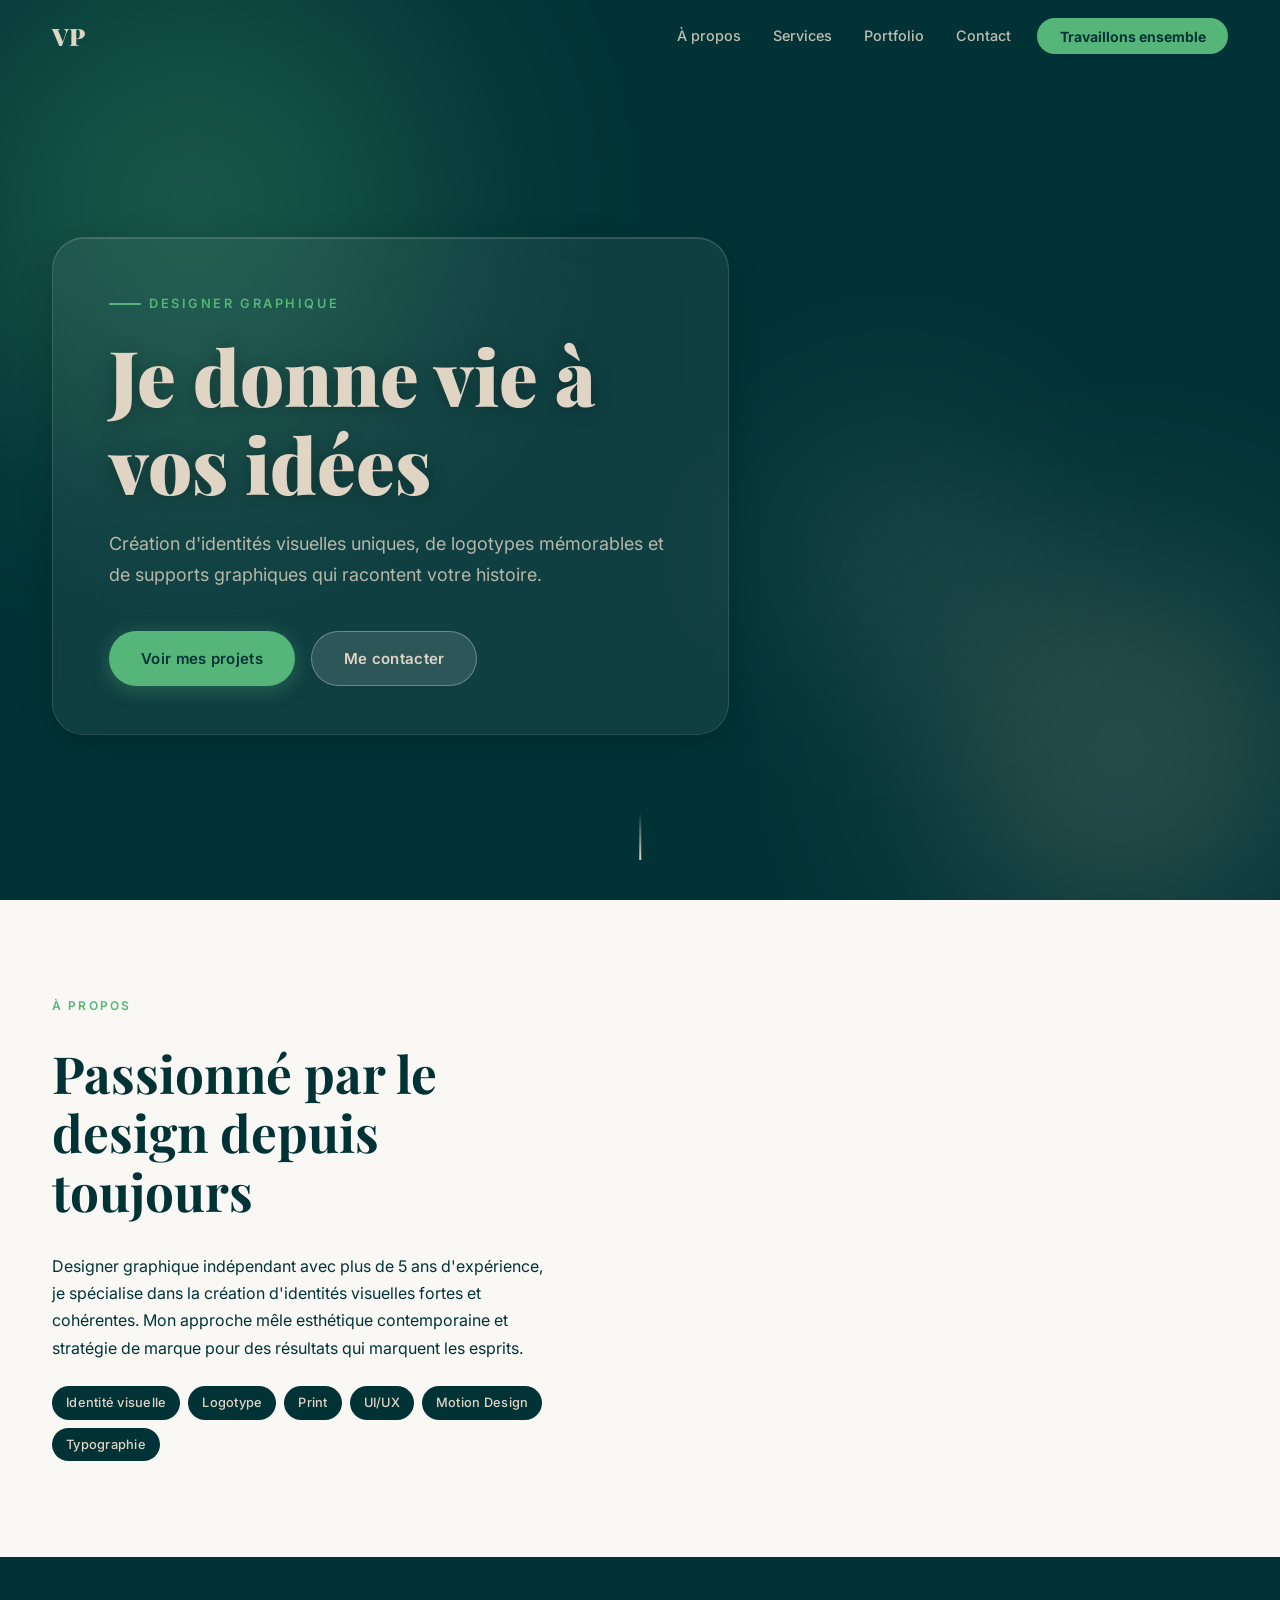
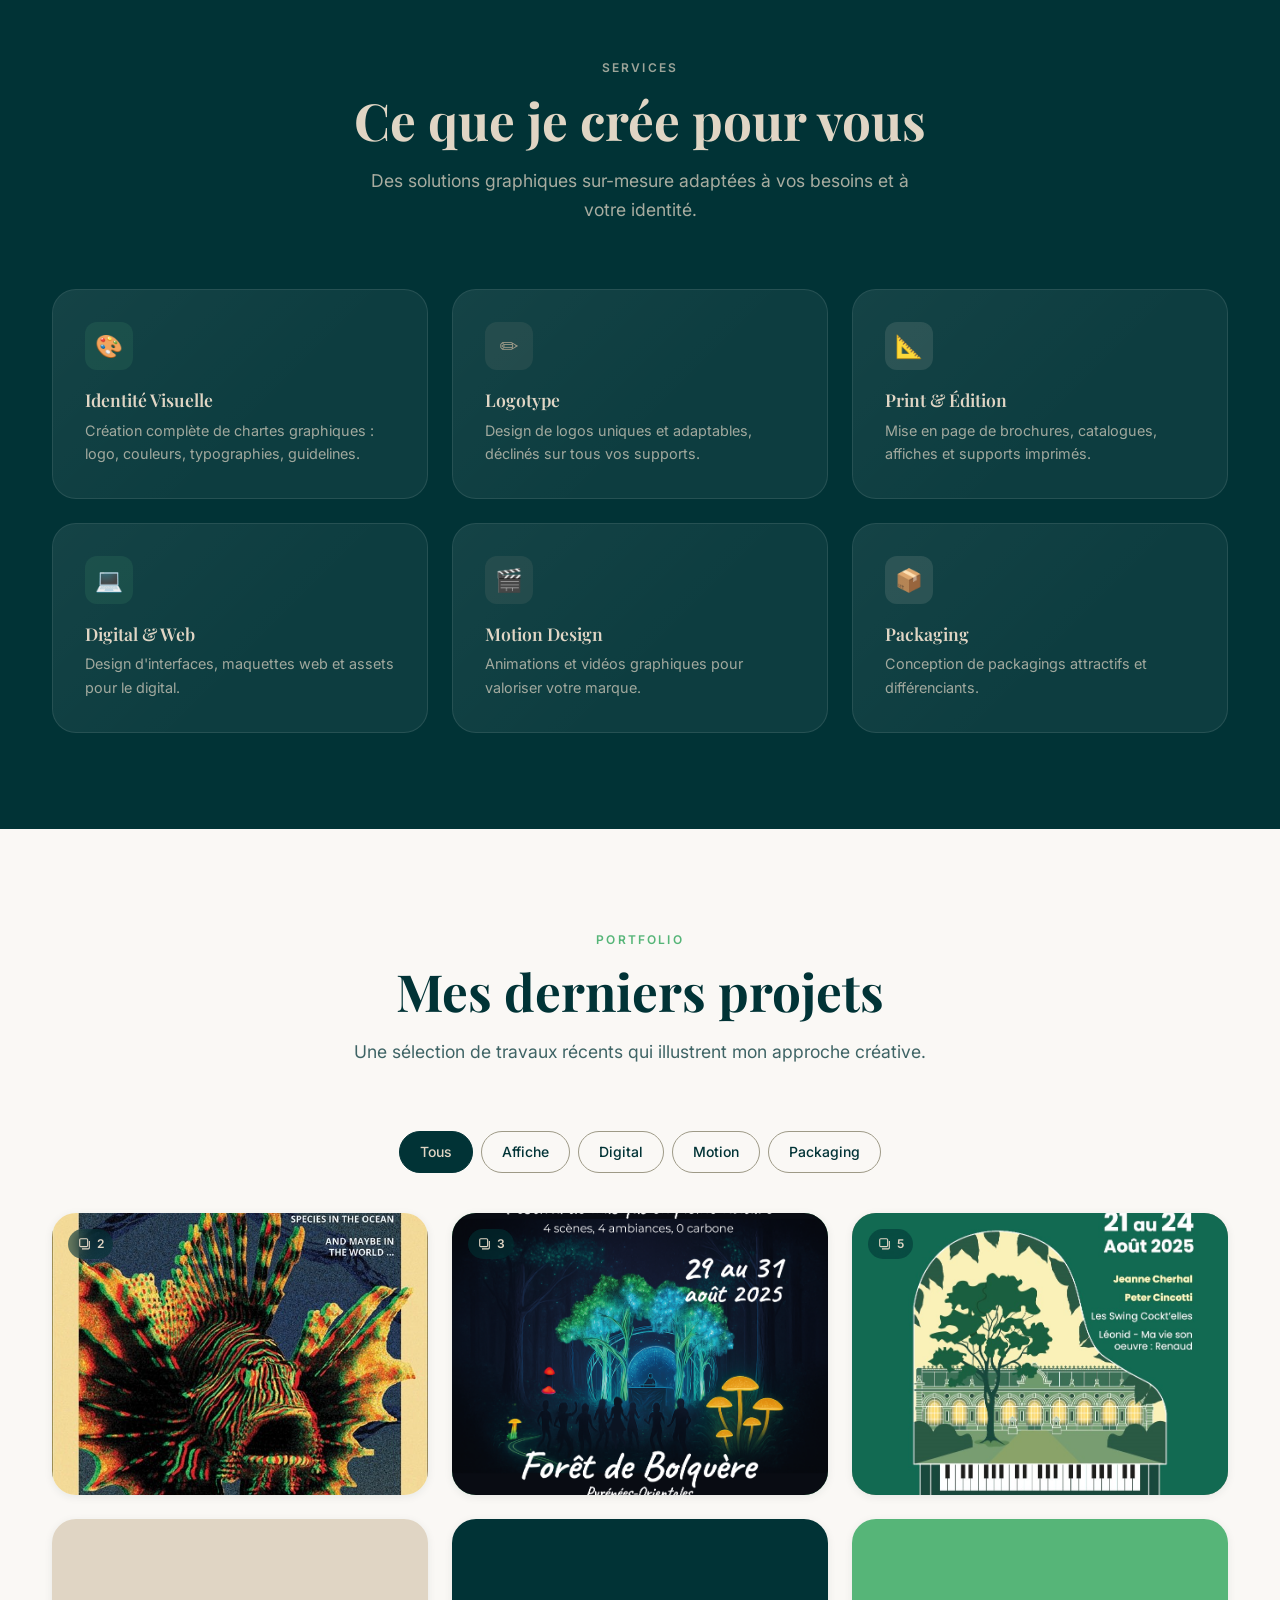
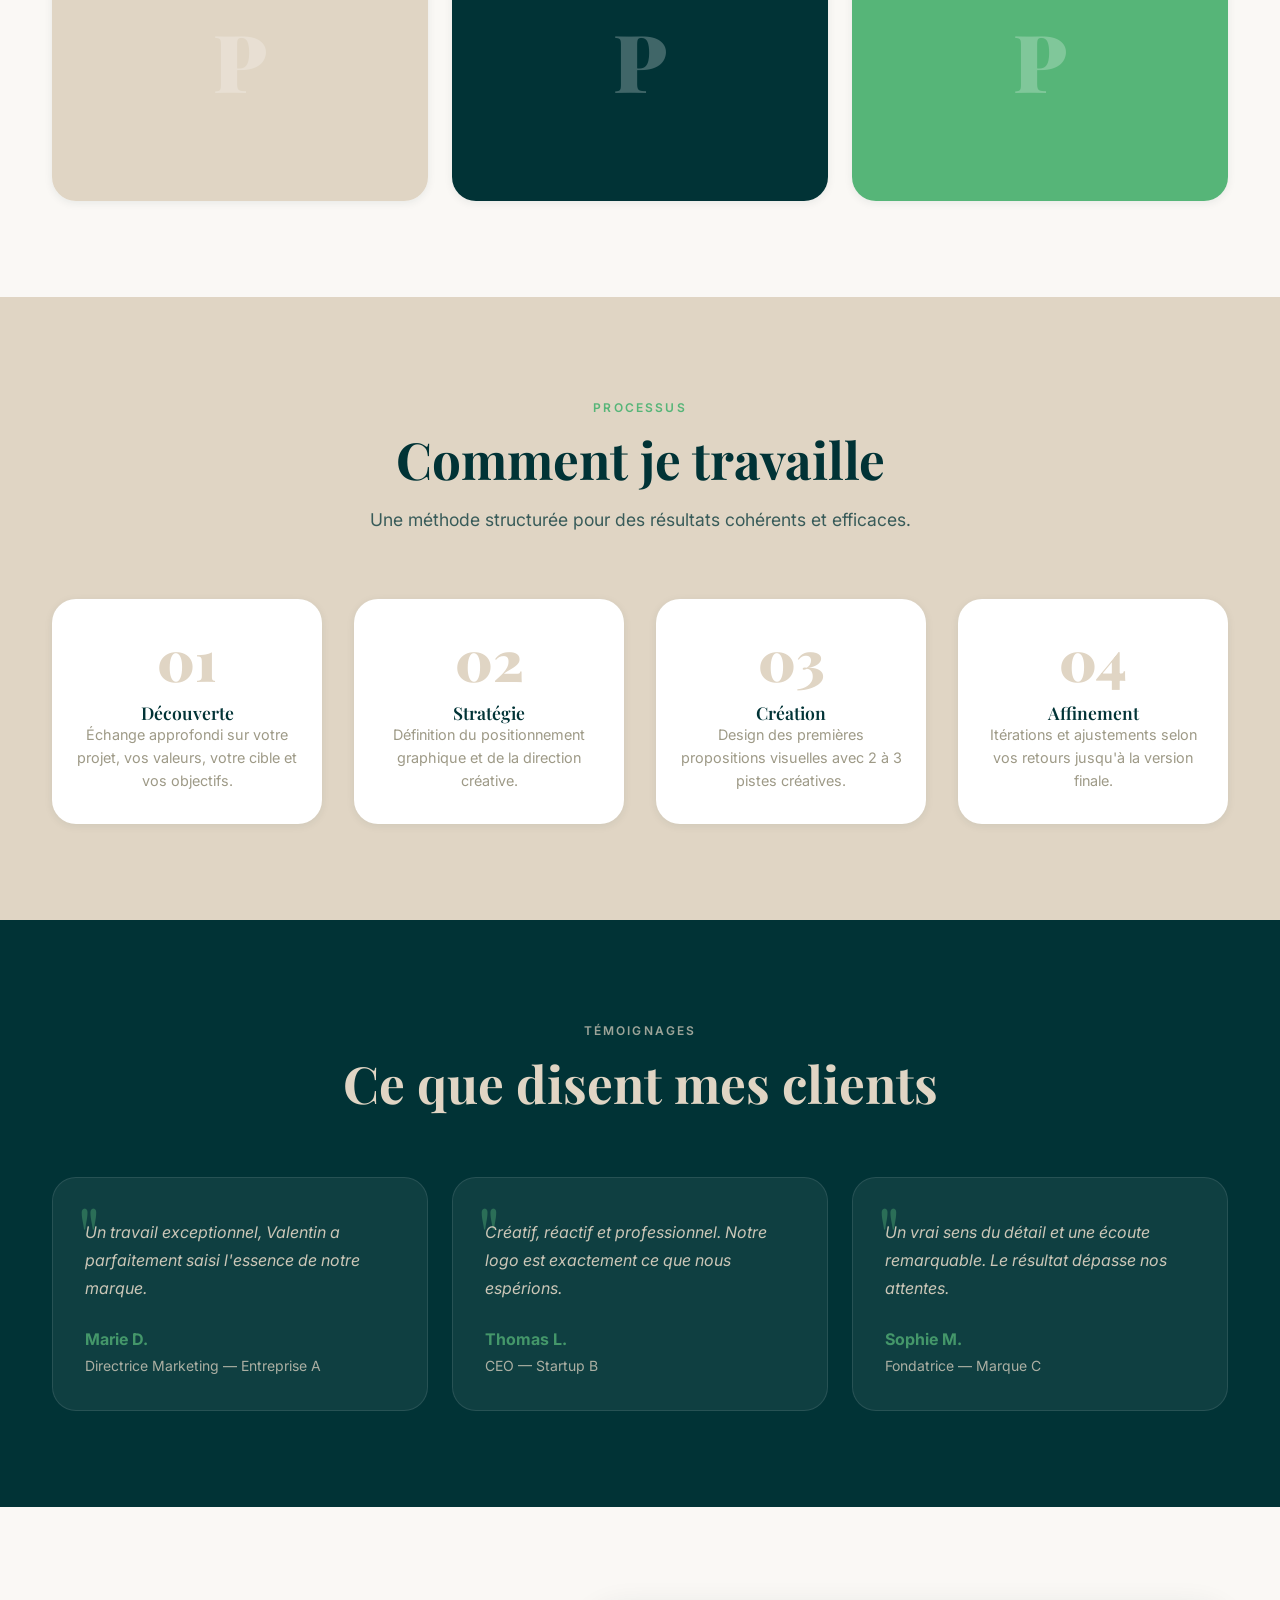
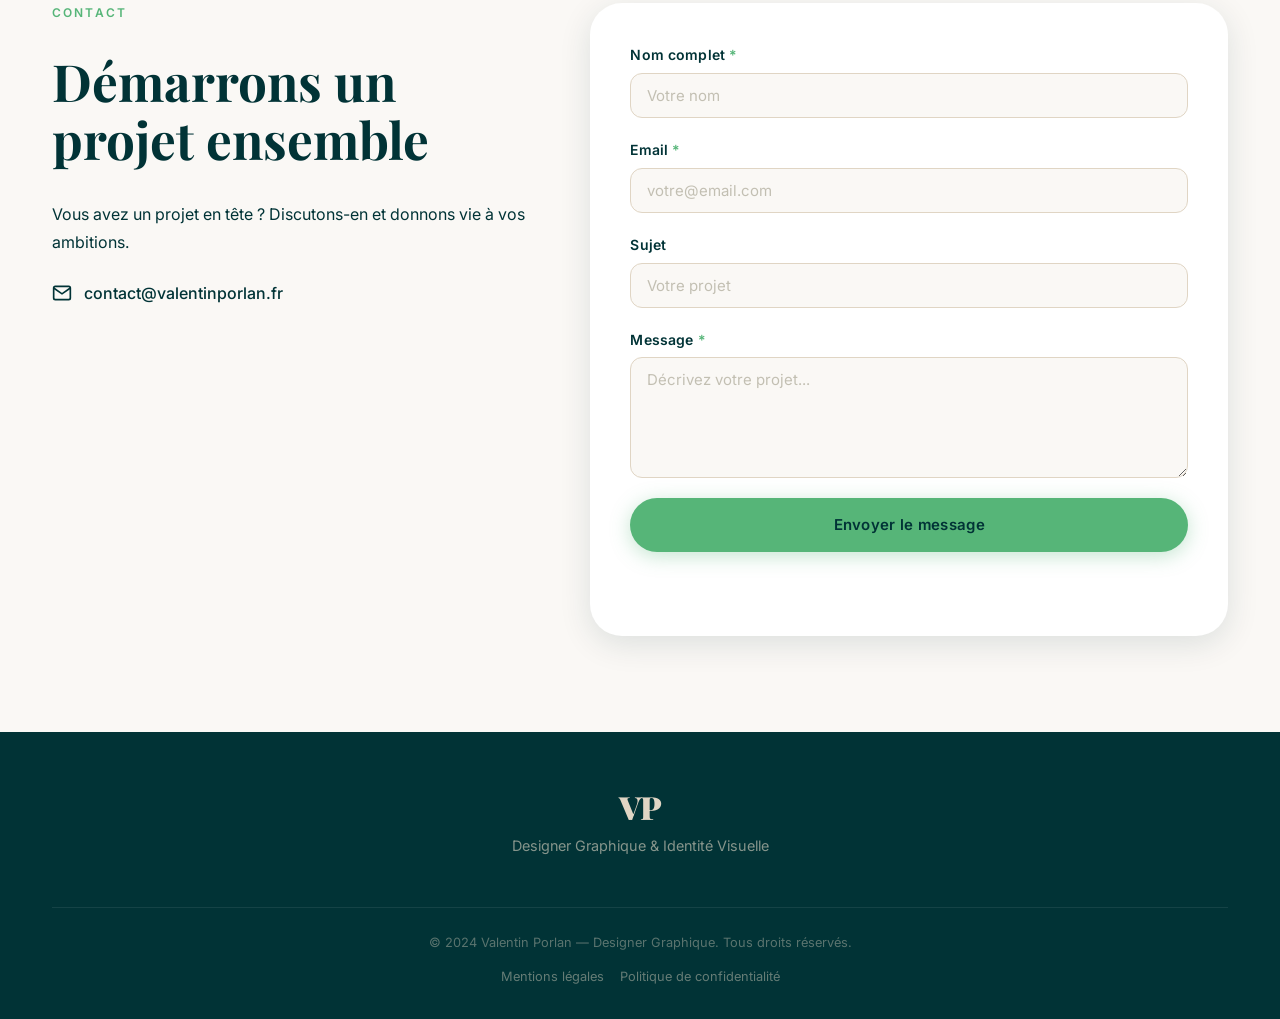
<file: index.html>
<!DOCTYPE html>
<html lang="fr" prefix="og: https://ogp.me/ns#">
<head>
  <meta charset="UTF-8">
  <meta name="viewport" content="width=device-width, initial-scale=1.0">
  <meta name="robots" content="index, follow">
  <title>Portfolio — Designer Graphique</title>
  <meta property="og:type" content="website">
  <meta name="twitter:card" content="summary_large_image">
  <link rel="preconnect" href="https://fonts.googleapis.com">
  <link rel="preconnect" href="https://fonts.gstatic.com" crossorigin>
  <style>
    :root {
      --color-primary:#013336;--color-secondary:#56b578;--color-accent:#9e9a87;
      --color-light:#e0d5c4;--color-text-dark:#013336;--color-text-light:#e0d5c4;
      --color-bg-body:#faf8f5;
      --font-heading:'Playfair Display',Georgia,serif;
      --font-body:'Inter',system-ui,sans-serif;
    }
  </style>
  <link rel="stylesheet" href="assets/css/style.css">
  <script type="application/ld+json">{"@context":"https://schema.org","@type":"Person","name":"Valentin Porlan","jobTitle":"Designer Graphique & Identité Visuelle"}</script>
</head>
<body itemscope itemtype="https://schema.org/WebPage">

<header class="site-header" id="top" role="banner">
  <nav class="nav-container" role="navigation" aria-label="Navigation principale">
    <a href="#top" class="nav-logo" id="navLogo" aria-label="Retour en haut"><span class="logo-text">VP</span></a>
    <button class="nav-toggle" aria-label="Ouvrir le menu" aria-expanded="false" aria-controls="nav-menu"><span></span><span></span><span></span></button>
    <ul class="nav-menu" id="nav-menu" role="list"></ul>
  </nav>
</header>

<main>
  <section class="hero"                  id="hero"          aria-label="Introduction"></section>
  <section class="section section-about" id="about"         aria-labelledby="about-title"></section>
  <section class="section section-services" id="services"   aria-labelledby="services-title"></section>
  <section class="section section-portfolio" id="portfolio" aria-labelledby="portfolio-title"></section>
  <section class="section section-process" id="process"     aria-labelledby="process-title"></section>
  <section class="section section-testimonials" id="testimonials" aria-labelledby="testimonials-title"></section>
  <section class="section section-contact" id="contact"     aria-labelledby="contact-title"></section>
</main>

<footer class="site-footer" id="site-footer" role="contentinfo"></footer>

<button class="back-to-top" id="backToTop" aria-label="Retour en haut de page">
  <svg xmlns="http://www.w3.org/2000/svg" viewBox="0 0 24 24" fill="none" stroke="currentColor" stroke-width="2" aria-hidden="true"><polyline points="18 15 12 9 6 15"/></svg>
</button>

<script src="assets/js/config.js"></script>
<script src="assets/js/main.js"></script>
</body>
</html>
</file>
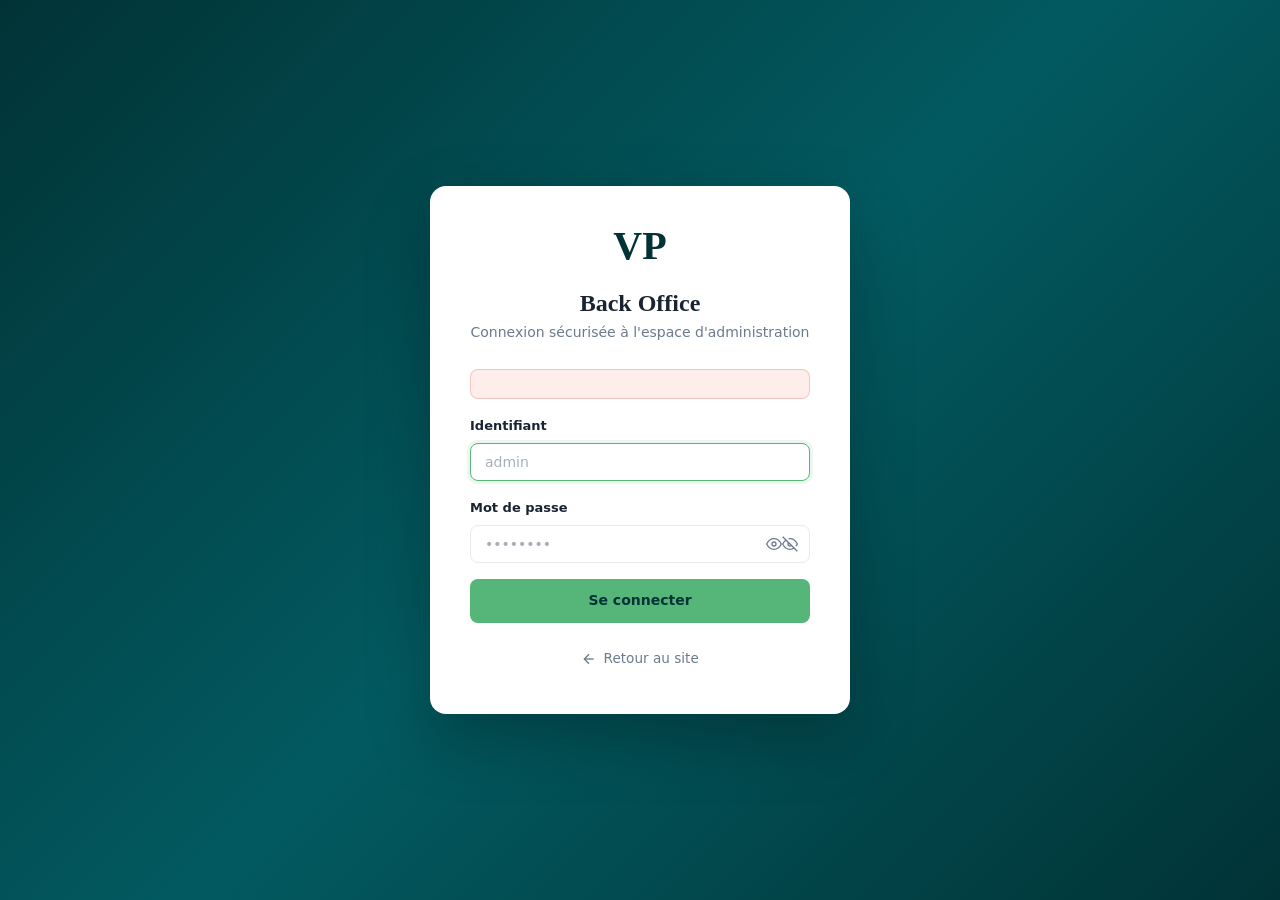
<file: admin/index.html>
<!DOCTYPE html>
<html lang="fr">
<head>
  <meta charset="UTF-8">
  <meta name="viewport" content="width=device-width, initial-scale=1.0">
  <title>Connexion — Back Office</title>
  <meta name="robots" content="noindex, nofollow">
  <link rel="stylesheet" href="../assets/css/style.css">
  <link rel="stylesheet" href="admin.css">
</head>
<body class="admin-login-page">
<main class="login-wrapper">
  <div class="login-card">
    <div class="login-logo"><span class="admin-logo-text" id="loginLogoText">VP</span></div>
    <h1 class="login-title">Back Office</h1>
    <p class="login-subtitle">Connexion sécurisée à l'espace d'administration</p>
    <div class="admin-alert admin-alert-error" id="loginError" hidden role="alert"></div>
    <form class="login-form" id="loginForm" novalidate>
      <div class="admin-form-group">
        <label for="username" class="admin-label">Identifiant</label>
        <input type="text" id="username" class="admin-input" required autocomplete="username" placeholder="admin" autofocus>
      </div>
      <div class="admin-form-group">
        <label for="password" class="admin-label">Mot de passe</label>
        <div class="password-wrap">
          <input type="password" id="password" class="admin-input" required autocomplete="current-password" placeholder="••••••••">
          <button type="button" class="toggle-pwd" id="togglePwd" aria-label="Afficher le mot de passe">
            <svg class="eye-show" xmlns="http://www.w3.org/2000/svg" viewBox="0 0 24 24" fill="none" stroke="currentColor" stroke-width="2"><path d="M1 12s4-8 11-8 11 8 11 8-4 8-11 8-11-8-11-8z"/><circle cx="12" cy="12" r="3"/></svg>
            <svg class="eye-hide" hidden xmlns="http://www.w3.org/2000/svg" viewBox="0 0 24 24" fill="none" stroke="currentColor" stroke-width="2"><path d="M17.94 17.94A10.07 10.07 0 0 1 12 20c-7 0-11-8-11-8a18.45 18.45 0 0 1 5.06-5.94M9.9 4.24A9.12 9.12 0 0 1 12 4c7 0 11 8 11 8a18.5 18.5 0 0 1-2.16 3.19m-6.72-1.07a3 3 0 1 1-4.24-4.24"/><line x1="1" y1="1" x2="23" y2="23"/></svg>
          </button>
        </div>
      </div>
      <button type="submit" class="admin-btn admin-btn-primary admin-btn-full">Se connecter</button>
    </form>
    <a href="../" class="login-back-link">
      <svg xmlns="http://www.w3.org/2000/svg" viewBox="0 0 24 24" fill="none" stroke="currentColor" stroke-width="2"><line x1="19" y1="12" x2="5" y2="12"/><polyline points="12 19 5 12 12 5"/></svg>
      Retour au site
    </a>
  </div>
</main>
<script>
/* ---- Auth helpers ---- */
const DEFAULT_PWD = 'Admin2024!';
const DEFAULT_USER = 'admin';

async function sha256(msg) {
  const buf  = await crypto.subtle.digest('SHA-256', new TextEncoder().encode(msg));
  return Array.from(new Uint8Array(buf)).map(b => b.toString(16).padStart(2,'0')).join('');
}

async function initAuth() {
  if (!localStorage.getItem('vp_auth')) {
    const hash = await sha256(DEFAULT_PWD);
    localStorage.setItem('vp_auth', JSON.stringify({ username: DEFAULT_USER, hash }));
  }
}

async function checkLogin(user, pwd) {
  const stored = JSON.parse(localStorage.getItem('vp_auth') || '{}');
  const hash   = await sha256(pwd);
  return user === (stored.username || DEFAULT_USER) && hash === stored.hash;
}

/* ---- Apply theme from config ---- */
(function() {
  try {
    const cfg = JSON.parse(localStorage.getItem('vp_config') || '{}');
    const c   = cfg.colors || {};
    const r   = document.documentElement.style;
    if (c.primary)   r.setProperty('--color-primary',   c.primary);
    if (c.secondary) r.setProperty('--color-secondary', c.secondary);
    if (c.light)     r.setProperty('--color-light',     c.light);
    const lt = cfg.site?.logo_text;
    if (lt) document.getElementById('loginLogoText').textContent = lt;
  } catch(e) {}
})();

/* ---- Init & form handler ---- */
initAuth();

document.getElementById('togglePwd').addEventListener('click', () => {
  const inp  = document.getElementById('password');
  const show = inp.type === 'password';
  inp.type   = show ? 'text' : 'password';
  document.querySelector('.eye-show').hidden = show;
  document.querySelector('.eye-hide').hidden = !show;
});

document.getElementById('loginForm').addEventListener('submit', async (e) => {
  e.preventDefault();
  const user = document.getElementById('username').value.trim();
  const pwd  = document.getElementById('password').value;
  const ok   = await checkLogin(user, pwd);
  if (ok) {
    sessionStorage.setItem('vp_admin_session', '1');
    location.href = 'dashboard.html';
  } else {
    const err = document.getElementById('loginError');
    err.textContent = 'Identifiants incorrects.';
    err.hidden = false;
  }
});

/* Auto-redirect if already logged in */
if (sessionStorage.getItem('vp_admin_session') === '1') location.href = 'dashboard.html';
</script>
</body>
</html>
</file>
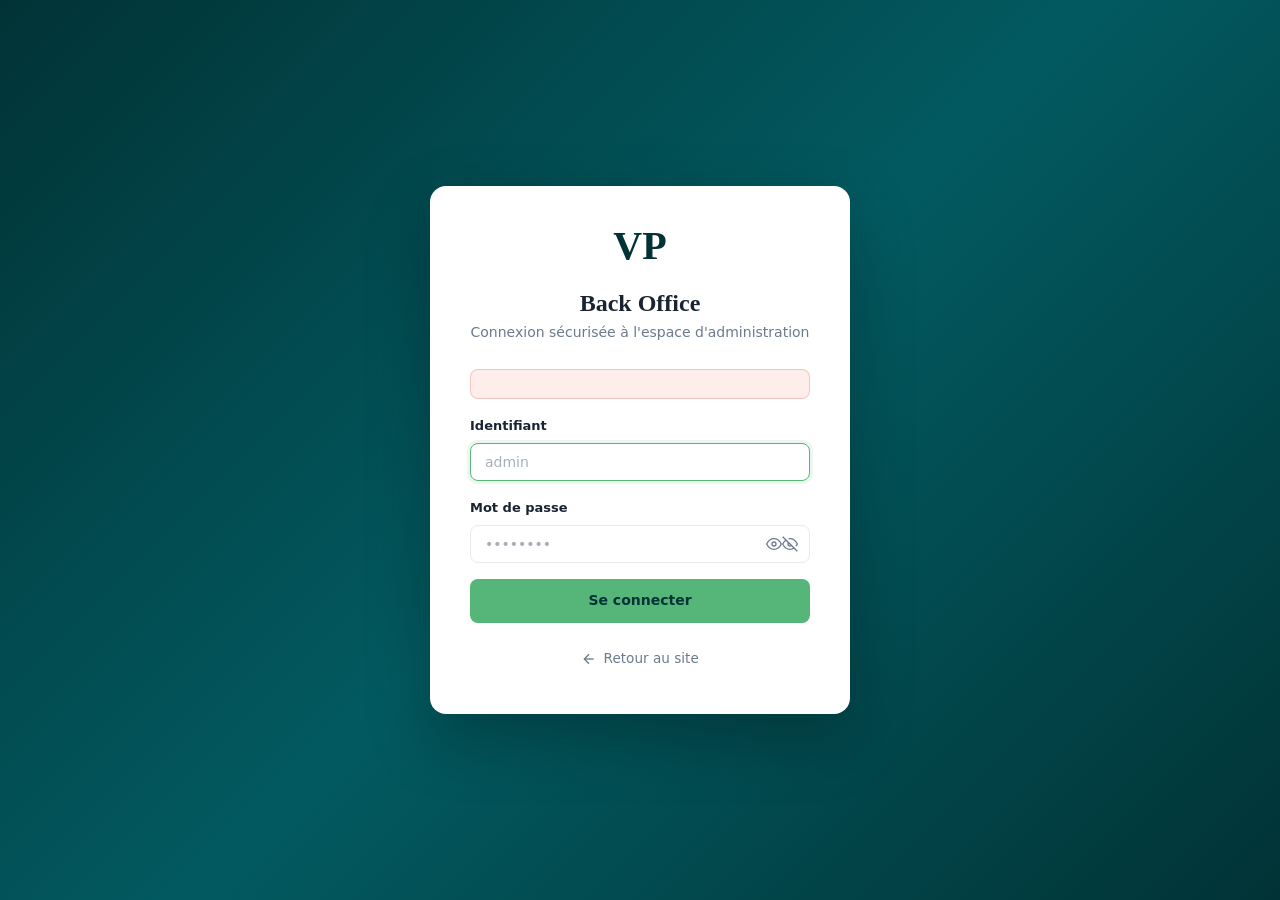
<file: admin/dashboard.html>
<!DOCTYPE html>
<html lang="fr">
<head>
  <meta charset="UTF-8">
  <meta name="viewport" content="width=device-width, initial-scale=1.0">
  <title>Back Office — Dashboard</title>
  <meta name="robots" content="noindex, nofollow">
  <link rel="stylesheet" href="../assets/css/style.css">
  <link rel="stylesheet" href="admin.css">
</head>
<body class="admin-body">

<aside class="admin-sidebar" id="adminSidebar">
  <div class="sidebar-header">
    <span class="admin-logo-text" id="sidebarLogo">VP</span>
    <span class="sidebar-title">Back Office</span>
    <button class="sidebar-close" id="sidebarClose" aria-label="Fermer">×</button>
  </div>
  <nav class="sidebar-nav">
    <a href="#" class="sidebar-link active" data-tab="general"><svg xmlns="http://www.w3.org/2000/svg" viewBox="0 0 24 24" fill="none" stroke="currentColor" stroke-width="2"><circle cx="12" cy="12" r="3"/><path d="M19.07 4.93a10 10 0 0 1 0 14.14M4.93 4.93a10 10 0 0 0 0 14.14"/></svg>Général</a>
    <a href="#" class="sidebar-link" data-tab="appearance"><svg xmlns="http://www.w3.org/2000/svg" viewBox="0 0 24 24" fill="none" stroke="currentColor" stroke-width="2"><circle cx="12" cy="12" r="10"/><path d="M12 2a14.5 14.5 0 0 0 0 20 14.5 14.5 0 0 0 0-20"/></svg>Apparence</a>
    <a href="#" class="sidebar-link" data-tab="content"><svg xmlns="http://www.w3.org/2000/svg" viewBox="0 0 24 24" fill="none" stroke="currentColor" stroke-width="2"><path d="M14 2H6a2 2 0 0 0-2 2v16a2 2 0 0 0 2 2h12a2 2 0 0 0 2-2V8z"/><polyline points="14 2 14 8 20 8"/><line x1="16" y1="13" x2="8" y2="13"/><line x1="16" y1="17" x2="8" y2="17"/></svg>Contenu</a>
    <a href="#" class="sidebar-link" data-tab="seo"><svg xmlns="http://www.w3.org/2000/svg" viewBox="0 0 24 24" fill="none" stroke="currentColor" stroke-width="2"><circle cx="11" cy="11" r="8"/><line x1="21" y1="21" x2="16.65" y2="16.65"/></svg>SEO</a>
    <a href="#" class="sidebar-link" data-tab="emailjs"><svg xmlns="http://www.w3.org/2000/svg" viewBox="0 0 24 24" fill="none" stroke="currentColor" stroke-width="2"><path d="M4 4h16c1.1 0 2 .9 2 2v12c0 1.1-.9 2-2 2H4c-1.1 0-2-.9-2-2V6c0-1.1.9-2 2-2z"/><polyline points="22,6 12,13 2,6"/></svg>EmailJS</a>
    <a href="#" class="sidebar-link" data-tab="tracking"><svg xmlns="http://www.w3.org/2000/svg" viewBox="0 0 24 24" fill="none" stroke="currentColor" stroke-width="2"><polyline points="22 12 18 12 15 21 9 3 6 12 2 12"/></svg>Tracking</a>
    <a href="#" class="sidebar-link" data-tab="cookies"><svg xmlns="http://www.w3.org/2000/svg" viewBox="0 0 24 24" fill="none" stroke="currentColor" stroke-width="2"><path d="M12 2a10 10 0 1 0 10 10c0-.55-.05-1.1-.14-1.63a3 3 0 0 1-3.23-3.23A3 3 0 0 1 15 4.14 10 10 0 0 0 12 2z"/></svg>Cookies</a>
    <a href="#" class="sidebar-link" data-tab="security"><svg xmlns="http://www.w3.org/2000/svg" viewBox="0 0 24 24" fill="none" stroke="currentColor" stroke-width="2"><rect x="3" y="11" width="18" height="11" rx="2"/><path d="M7 11V7a5 5 0 0 1 10 0v4"/></svg>Sécurité</a>
    <hr class="sidebar-divider">
    <a href="../" target="_blank" class="sidebar-link"><svg xmlns="http://www.w3.org/2000/svg" viewBox="0 0 24 24" fill="none" stroke="currentColor" stroke-width="2"><path d="M18 13v6a2 2 0 0 1-2 2H5a2 2 0 0 1-2-2V8a2 2 0 0 1 2-2h6"/><polyline points="15 3 21 3 21 9"/><line x1="10" y1="14" x2="21" y2="3"/></svg>Voir le site</a>
    <button class="sidebar-link sidebar-logout" id="logoutBtn"><svg xmlns="http://www.w3.org/2000/svg" viewBox="0 0 24 24" fill="none" stroke="currentColor" stroke-width="2"><path d="M9 21H5a2 2 0 0 1-2-2V5a2 2 0 0 1 2-2h4"/><polyline points="16 17 21 12 16 7"/><line x1="21" y1="12" x2="9" y2="12"/></svg>Déconnexion</button>
  </nav>
</aside>

<div class="admin-main">
  <header class="admin-topbar">
    <button class="topbar-menu-toggle" id="sidebarToggle" aria-label="Menu"><svg xmlns="http://www.w3.org/2000/svg" viewBox="0 0 24 24" fill="none" stroke="currentColor" stroke-width="2"><line x1="3" y1="12" x2="21" y2="12"/><line x1="3" y1="6" x2="21" y2="6"/><line x1="3" y1="18" x2="21" y2="18"/></svg></button>
    <h1 class="topbar-title" id="pageTitle">Général</h1>
    <div class="topbar-actions">
      <span class="save-status" id="saveStatus" aria-live="polite"></span>
      <button class="admin-btn admin-btn-primary" id="saveBtn">
        <svg xmlns="http://www.w3.org/2000/svg" viewBox="0 0 24 24" fill="none" stroke="currentColor" stroke-width="2"><path d="M19 21H5a2 2 0 0 1-2-2V5a2 2 0 0 1 2-2h11l5 5v11a2 2 0 0 1-2 2z"/><polyline points="17 21 17 13 7 13 7 21"/><polyline points="7 3 7 8 15 8"/></svg>
        Sauvegarder
      </button>
    </div>
  </header>

  <div class="admin-content">

    <!-- Export/Import bar -->
    <div class="io-bar">
      <span>Stockage : localStorage du navigateur</span>
      <button class="admin-btn admin-btn-outline admin-btn-sm" id="exportBtn">⬇ Exporter JSON</button>
      <label class="admin-btn admin-btn-outline admin-btn-sm" for="importFile">⬆ Importer JSON<input type="file" id="importFile" accept=".json" hidden></label>
      <button class="admin-btn admin-btn-sm" style="background:#e74c3c;color:white" id="resetBtn">⚠ Réinitialiser</button>
    </div>

    <!-- GÉNÉRAL -->
    <section class="admin-tab active" id="tab-general">
      <div class="admin-section">
        <h2 class="admin-section-title">Identité du site</h2>
        <div class="admin-grid-2">
          <div class="admin-form-group"><label class="admin-label">Nom</label><input type="text" class="admin-input" data-cfg="site.name" placeholder="Valentin Porlan"></div>
          <div class="admin-form-group"><label class="admin-label">Accroche</label><input type="text" class="admin-input" data-cfg="site.tagline" placeholder="Designer Graphique"></div>
          <div class="admin-form-group"><label class="admin-label">Initiales / Logo texte</label><input type="text" class="admin-input" data-cfg="site.logo_text" placeholder="VP" maxlength="4"></div>
          <div class="admin-form-group"><label class="admin-label">URL du site</label><input type="url" class="admin-input" data-cfg="site.url" placeholder="https://votresite.fr"></div>
          <div class="admin-form-group admin-col-2"><label class="admin-label">Description</label><textarea class="admin-input admin-textarea" data-cfg="site.description" rows="3"></textarea></div>
          <div class="admin-form-group admin-col-2"><label class="admin-label">Mots-clés</label><input type="text" class="admin-input" data-cfg="site.keywords" placeholder="design graphique, logo..."></div>
          <div class="admin-form-group"><label class="admin-label">Logo (URL)</label><input type="text" class="admin-input" data-cfg="site.logo" placeholder="uploads/logo.png"></div>
          <div class="admin-form-group"><label class="admin-label">Favicon (URL)</label><input type="text" class="admin-input" data-cfg="site.favicon" placeholder="favicon.ico"></div>
        </div>
      </div>
      <div class="admin-section">
        <h2 class="admin-section-title">Réseaux sociaux</h2>
        <div class="admin-grid-2">
          <div class="admin-form-group"><label class="admin-label">Instagram</label><input type="url" class="admin-input" data-cfg="social.instagram" placeholder="https://instagram.com/..."></div>
          <div class="admin-form-group"><label class="admin-label">Behance</label><input type="url" class="admin-input" data-cfg="social.behance" placeholder="https://behance.net/..."></div>
          <div class="admin-form-group"><label class="admin-label">LinkedIn</label><input type="url" class="admin-input" data-cfg="social.linkedin" placeholder="https://linkedin.com/..."></div>
          <div class="admin-form-group"><label class="admin-label">Dribbble</label><input type="url" class="admin-input" data-cfg="social.dribbble" placeholder="https://dribbble.com/..."></div>
          <div class="admin-form-group"><label class="admin-label">X / Twitter</label><input type="url" class="admin-input" data-cfg="social.twitter" placeholder="https://x.com/..."></div>
        </div>
      </div>
      <div class="admin-section">
        <h2 class="admin-section-title">Navigation</h2>
        <div id="navList" class="admin-list"></div>
        <button class="admin-btn admin-btn-outline admin-btn-sm" id="addNavItem">+ Ajouter</button>
      </div>
    </section>

    <!-- APPARENCE -->
    <section class="admin-tab" id="tab-appearance">
      <div class="admin-section">
        <h2 class="admin-section-title">Couleurs</h2>
        <div class="admin-grid-3" id="colorFields"></div>
        <div class="color-preview-bar" id="colorPreviewBar"></div>
      </div>
      <div class="admin-section">
        <h2 class="admin-section-title">Typographie</h2>
        <p class="admin-hint" style="margin-bottom:.75rem">Saisissez le nom exact de la Google Font. <a href="https://fonts.google.com" target="_blank" rel="noopener noreferrer" class="admin-link">Parcourir →</a></p>
        <div class="admin-grid-2">
          <div class="admin-form-group"><label class="admin-label">Police des titres</label><input type="text" class="admin-input" id="fontHeading" data-cfg="fonts.heading" placeholder="Playfair Display"></div>
          <div class="admin-form-group"><label class="admin-label">Police du corps</label><input type="text" class="admin-input" id="fontBody" data-cfg="fonts.body" placeholder="Inter"></div>
          <div class="admin-form-group"><label class="admin-label">Graisse titres</label><select class="admin-input" data-cfg="fonts.heading_weight"><option>400</option><option>600</option><option selected>700</option><option>800</option><option>900</option></select></div>
          <div class="admin-form-group"><label class="admin-label">Graisse corps</label><select class="admin-input" data-cfg="fonts.body_weight"><option>300</option><option selected>400</option><option>500</option><option>600</option></select></div>
        </div>
        <div class="font-preview" id="fontPreview">
          <span id="fpHeading" style="font-size:2rem;font-weight:700">Aa — Titre exemple</span>
          <span id="fpBody" style="font-size:1rem">Corps de texte — Lorem ipsum dolor sit amet, consectetur adipiscing elit.</span>
        </div>
      </div>
    </section>

    <!-- CONTENU -->
    <section class="admin-tab" id="tab-content">
      <div class="sub-tabs" id="contentSubTabs"></div>
      <div id="contentSubPanels"></div>
    </section>

    <!-- SEO -->
    <section class="admin-tab" id="tab-seo">
      <div class="admin-section">
        <h2 class="admin-section-title">SEO & Open Graph</h2>
        <div class="admin-grid-2">
          <div class="admin-form-group"><label class="admin-label">URL canonique</label><input type="url" class="admin-input" data-cfg="seo.canonical" placeholder="https://votresite.fr/"></div>
          <div class="admin-form-group"><label class="admin-label">Type Schema.org</label><select class="admin-input" data-cfg="seo.schema_type"><option>Person</option><option>Organization</option><option>LocalBusiness</option></select></div>
          <div class="admin-form-group"><label class="admin-label">Image OG (URL)</label><input type="text" class="admin-input" data-cfg="seo.og_image" placeholder="og-image.jpg"><p class="admin-hint">1200×630px recommandé</p></div>
          <div class="admin-form-group"><label class="admin-label">Twitter Card</label><select class="admin-input" data-cfg="seo.twitter_card"><option value="summary_large_image">summary_large_image</option><option value="summary">summary</option></select></div>
          <div class="admin-form-group"><label class="admin-label">Compte Twitter/X (@)</label><input type="text" class="admin-input" data-cfg="seo.twitter_site" placeholder="@votrecompte"></div>
          <div class="admin-form-group"><label class="admin-label">Robots</label><select class="admin-input" data-cfg="seo.robots"><option value="index, follow">index, follow</option><option value="noindex, nofollow">noindex, nofollow</option></select></div>
        </div>
      </div>
    </section>

    <!-- EMAILJS -->
    <section class="admin-tab" id="tab-emailjs">
      <div class="admin-section">
        <h2 class="admin-section-title">EmailJS</h2>
        <div class="admin-alert admin-alert-info"><svg xmlns="http://www.w3.org/2000/svg" viewBox="0 0 24 24" fill="none" stroke="currentColor" stroke-width="2"><circle cx="12" cy="12" r="10"/><line x1="12" y1="8" x2="12" y2="12"/><line x1="12" y1="16" x2="12.01" y2="16"/></svg>Créez un compte sur <a href="https://www.emailjs.com" target="_blank" rel="noopener noreferrer">emailjs.com</a> puis renseignez les identifiants ci-dessous.</div>
        <div class="admin-grid-2">
          <div class="admin-form-group"><label class="admin-label">Service ID</label><input type="text" class="admin-input" data-cfg="emailjs.service_id" placeholder="service_xxxxxxx"></div>
          <div class="admin-form-group"><label class="admin-label">Template ID</label><input type="text" class="admin-input" data-cfg="emailjs.template_id" placeholder="template_xxxxxxx"></div>
          <div class="admin-form-group"><label class="admin-label">Public Key</label><input type="text" class="admin-input" data-cfg="emailjs.public_key" placeholder="xxxxxxxxxxxxxxxxxxx"></div>
        </div>
      </div>
    </section>

    <!-- TRACKING -->
    <section class="admin-tab" id="tab-tracking">
      <div class="admin-section">
        <h2 class="admin-section-title">Google</h2>
        <div class="admin-grid-2">
          <div class="admin-form-group"><label class="admin-label">GTM ID</label><input type="text" class="admin-input" data-cfg="tracking.gtm_id" placeholder="GTM-XXXX"></div>
          <div class="admin-form-group"><label class="admin-label">GA4 Measurement ID</label><input type="text" class="admin-input" data-cfg="tracking.gtag_id" placeholder="G-XXXXXXXXX"></div>
          <div class="admin-form-group"><label class="admin-label">UA Analytics</label><input type="text" class="admin-input" data-cfg="tracking.analytics_ua" placeholder="UA-XXXXXXXX-X"></div>
          <div class="admin-form-group"><label class="admin-label">Google Maps API Key</label><input type="text" class="admin-input" data-cfg="tracking.googlemaps_key" placeholder="AIza..."></div>
        </div>
      </div>
      <div class="admin-section">
        <h2 class="admin-section-title">Matomo & autres</h2>
        <div class="admin-grid-2">
          <div class="admin-form-group"><label class="admin-label">Matomo URL</label><input type="url" class="admin-input" data-cfg="tracking.matomo_tm_url" placeholder="https://matomo.votresite.fr/"></div>
          <div class="admin-form-group"><label class="admin-label">Matomo Site ID</label><input type="number" class="admin-input" data-cfg="tracking.matomo_id" placeholder="1"></div>
          <div class="admin-form-group"><label class="admin-label">TikTok Pixel ID</label><input type="text" class="admin-input" data-cfg="tracking.tiktok_id" placeholder="XXXXXXXXXXXXXXXXXXXX"></div>
        </div>
      </div>
      <div class="admin-section">
        <h2 class="admin-section-title">Code personnalisé</h2>
        <div class="admin-form-group" style="margin-bottom:1rem"><label class="admin-label">Code &lt;head&gt;</label><textarea class="admin-input admin-textarea admin-code" data-cfg="tracking.custom_head" rows="4" placeholder="<!-- GTM, pixels... -->"></textarea></div>
        <div class="admin-form-group"><label class="admin-label">Code fin &lt;body&gt;</label><textarea class="admin-input admin-textarea admin-code" data-cfg="tracking.custom_body" rows="4" placeholder="<!-- Scripts... -->"></textarea></div>
      </div>
    </section>

    <!-- COOKIES -->
    <section class="admin-tab" id="tab-cookies">
      <div class="admin-section">
        <h2 class="admin-section-title">Tarte au Citron</h2>
        <div class="admin-form-group" style="margin-bottom:1rem">
          <label class="admin-toggle-label"><input type="checkbox" class="admin-toggle" data-cfg-bool="cookies.tac_enabled"><span>Activer Tarte au Citron</span></label>
        </div>
        <div class="admin-grid-2" style="margin-bottom:1rem">
          <div class="admin-form-group"><label class="admin-label">Position</label><select class="admin-input" data-cfg="cookies.tac_position"><option value="bottom">Bas</option><option value="top">Haut</option><option value="middle">Centre</option></select></div>
        </div>
        <h3 class="admin-subsection-title">Services</h3>
        <div class="admin-grid-2" id="tacServicesGrid"></div>
      </div>
    </section>

    <!-- SÉCURITÉ -->
    <section class="admin-tab" id="tab-security">
      <div class="admin-section">
        <h2 class="admin-section-title">Changer le mot de passe</h2>
        <div class="admin-alert admin-alert-warning" style="margin-bottom:1.25rem"><svg xmlns="http://www.w3.org/2000/svg" viewBox="0 0 24 24" fill="none" stroke="currentColor" stroke-width="2"><path d="M10.29 3.86L1.82 18a2 2 0 0 0 1.71 3h16.94a2 2 0 0 0 1.71-3L13.71 3.86a2 2 0 0 0-3.42 0z"/><line x1="12" y1="9" x2="12" y2="13"/><line x1="12" y1="17" x2="12.01" y2="17"/></svg>Mot de passe par défaut : <strong>Admin2024!</strong> — changez-le immédiatement.</div>
        <div style="max-width:480px;display:flex;flex-direction:column;gap:1rem">
          <div class="admin-form-group"><label class="admin-label">Mot de passe actuel</label><input type="password" id="curPwd" class="admin-input" placeholder="••••••••" autocomplete="current-password"></div>
          <div class="admin-form-group"><label class="admin-label">Nouveau mot de passe (min. 8 car.)</label><input type="password" id="newPwd" class="admin-input" placeholder="••••••••" autocomplete="new-password"></div>
          <div class="admin-form-group"><label class="admin-label">Confirmer</label><input type="password" id="confPwd" class="admin-input" placeholder="••••••••" autocomplete="new-password"></div>
          <div id="pwdMsg" hidden class="admin-alert"></div>
          <button class="admin-btn admin-btn-primary" id="changePwdBtn">Mettre à jour</button>
        </div>
      </div>
    </section>

  </div>
</div>

<script src="admin.js"></script>
</body>
</html>
</file>
<file: assets/css/style.css>
/* ====================================
   PORTFOLIO — Design Graphique
   Variables & Reset
==================================== */
*, *::before, *::after { box-sizing: border-box; margin: 0; padding: 0; }

:root {
  --color-primary:    #013336;
  --color-secondary:  #56b578;
  --color-accent:     #9e9a87;
  --color-light:      #e0d5c4;
  --color-text-dark:  #013336;
  --color-text-light: #e0d5c4;
  --color-bg-body:    #faf8f5;
  --font-heading:     'Playfair Display', Georgia, serif;
  --font-body:        'Inter', system-ui, sans-serif;

  --radius-sm:   0.375rem;
  --radius-md:   0.75rem;
  --radius-lg:   1.5rem;
  --radius-xl:   2rem;
  --radius-full: 9999px;

  --shadow-sm:  0 2px 8px rgba(1,51,54,.08);
  --shadow-md:  0 8px 32px rgba(1,51,54,.12);
  --shadow-lg:  0 24px 64px rgba(1,51,54,.18);

  --transition: 0.3s cubic-bezier(0.4, 0, 0.2, 1);
  --transition-slow: 0.6s cubic-bezier(0.4, 0, 0.2, 1);

  --nav-h: 72px;
  --container: 1240px;
  --gutter: 2rem;
}

html { scroll-behavior: smooth; font-size: 16px; -webkit-text-size-adjust: 100%; }

body {
  font-family: var(--font-body);
  background-color: var(--color-bg-body);
  color: var(--color-text-dark);
  line-height: 1.7;
  overflow-x: hidden;
}

img { max-width: 100%; height: auto; display: block; }
a { color: inherit; text-decoration: none; }
ul { list-style: none; }
button { cursor: pointer; border: none; background: none; font: inherit; }

/* ====================================
   TYPOGRAPHY
==================================== */
h1, h2, h3, h4 { font-family: var(--font-heading); line-height: 1.15; }
h1 { font-size: clamp(2.5rem, 6vw, 5rem); font-weight: 900; }
h2 { font-size: clamp(2rem, 4vw, 3.2rem); font-weight: 700; }
h3 { font-size: clamp(1.1rem, 2vw, 1.4rem); font-weight: 600; }

.section-eyebrow {
  display: inline-block;
  font-size: 0.75rem;
  font-weight: 600;
  letter-spacing: 0.18em;
  text-transform: uppercase;
  color: var(--color-secondary);
  margin-bottom: 0.75rem;
}
.section-eyebrow.light { color: var(--color-light); opacity: 0.7; }

.section-title { margin-bottom: 1rem; }
.section-subtitle {
  font-size: 1.1rem;
  opacity: 0.75;
  max-width: 580px;
  margin: 0 auto;
}

/* ====================================
   LAYOUT
==================================== */
.container {
  max-width: var(--container);
  margin: 0 auto;
  padding: 0 var(--gutter);
}

.section { padding: 6rem 0; }

.section-header {
  text-align: center;
  margin-bottom: 4rem;
}

.section-header.light .section-title,
.section-header.light .section-subtitle { color: var(--color-text-light); }

.section-inner { display: grid; gap: 4rem; align-items: center; }
.section-cta { text-align: center; margin-top: 3rem; }
.mt-2 { margin-top: 1.5rem; }

/* ====================================
   BUTTONS
==================================== */
.btn {
  display: inline-flex;
  align-items: center;
  justify-content: center;
  gap: 0.5rem;
  padding: 0.875rem 2rem;
  border-radius: var(--radius-full);
  font-size: 0.9375rem;
  font-weight: 600;
  letter-spacing: 0.02em;
  transition: var(--transition);
  position: relative;
  overflow: hidden;
  white-space: nowrap;
}

.btn::after {
  content: '';
  position: absolute;
  inset: 0;
  background: rgba(255,255,255,0.12);
  opacity: 0;
  transition: var(--transition);
}
.btn:hover::after { opacity: 1; }
.btn:focus-visible { outline: 3px solid var(--color-secondary); outline-offset: 3px; }

.btn-primary {
  background: var(--color-secondary);
  color: var(--color-primary);
  box-shadow: 0 4px 20px rgba(86,181,120,.35);
}
.btn-primary:hover { transform: translateY(-2px); box-shadow: 0 8px 30px rgba(86,181,120,.45); }

.btn-ghost {
  background: rgba(255,255,255,0.12);
  color: var(--color-text-light);
  border: 1.5px solid rgba(255,255,255,0.3);
  backdrop-filter: blur(8px);
}
.btn-ghost:hover { background: rgba(255,255,255,0.2); border-color: rgba(255,255,255,.5); }

.btn-secondary {
  background: transparent;
  color: var(--color-primary);
  border: 2px solid var(--color-primary);
}
.btn-secondary:hover { background: var(--color-primary); color: var(--color-light); }

.btn-full { width: 100%; }

.btn-link-block {
  background: var(--color-light);
  color: var(--color-primary);
  font-size: 0.875rem;
}

/* ====================================
   HEADER / NAV
==================================== */
.site-header {
  position: fixed;
  top: 0; left: 0; right: 0;
  z-index: 1000;
  height: var(--nav-h);
  transition: background-color var(--transition), backdrop-filter var(--transition), box-shadow var(--transition);
}

.site-header.scrolled {
  background: rgba(1,51,54,0.88);
  backdrop-filter: blur(20px);
  -webkit-backdrop-filter: blur(20px);
  box-shadow: 0 4px 24px rgba(1,51,54,.25);
}

.nav-container {
  max-width: var(--container);
  margin: 0 auto;
  padding: 0 var(--gutter);
  height: 100%;
  display: flex;
  align-items: center;
  justify-content: space-between;
  gap: 2rem;
}

.nav-logo { display: flex; align-items: center; }

.logo-text {
  font-family: var(--font-heading);
  font-size: 1.5rem;
  font-weight: 900;
  color: var(--color-light);
  letter-spacing: -0.02em;
}

.logo-img { height: 36px; width: auto; }

.nav-menu {
  display: flex;
  align-items: center;
  gap: 0.25rem;
}

.nav-link {
  padding: 0.5rem 0.875rem;
  font-size: 0.9rem;
  font-weight: 500;
  color: rgba(224,213,196,0.85);
  border-radius: var(--radius-sm);
  transition: var(--transition);
}
.nav-link:hover { color: var(--color-light); background: rgba(255,255,255,0.08); }

.nav-cta {
  padding: 0.6rem 1.4rem;
  background: var(--color-secondary);
  color: var(--color-primary);
  border-radius: var(--radius-full);
  font-size: 0.875rem;
  font-weight: 700;
  margin-left: 0.5rem;
  transition: var(--transition);
}
.nav-cta:hover { transform: translateY(-1px); box-shadow: 0 4px 16px rgba(86,181,120,.4); }

.nav-toggle {
  display: none;
  flex-direction: column;
  gap: 5px;
  padding: 8px;
  border-radius: var(--radius-sm);
}
.nav-toggle span {
  display: block;
  width: 24px;
  height: 2px;
  background: var(--color-light);
  border-radius: 2px;
  transition: var(--transition);
}
.nav-toggle.active span:nth-child(1) { transform: translateY(7px) rotate(45deg); }
.nav-toggle.active span:nth-child(2) { opacity: 0; transform: scaleX(0); }
.nav-toggle.active span:nth-child(3) { transform: translateY(-7px) rotate(-45deg); }

/* ====================================
   HERO SECTION — Glassmorphism
==================================== */
.hero {
  min-height: 100svh;
  display: flex;
  align-items: center;
  position: relative;
  overflow: hidden;
  background-color: var(--color-primary);
  padding-top: var(--nav-h);
}

/* Animated blobs background */
.hero-bg-blobs {
  position: absolute;
  inset: 0;
  pointer-events: none;
  z-index: 0;
}

.blob {
  position: absolute;
  border-radius: 50%;
  filter: blur(80px);
  opacity: 0.35;
  animation: blobFloat 8s ease-in-out infinite;
}

.blob-1 {
  width: 60vw; height: 60vw;
  background: radial-gradient(circle, var(--color-secondary), transparent 70%);
  top: -20%; left: -15%;
  animation-delay: 0s;
  animation-duration: 10s;
}
.blob-2 {
  width: 45vw; height: 45vw;
  background: radial-gradient(circle, var(--color-accent), transparent 70%);
  bottom: -15%; right: -10%;
  animation-delay: -3s;
  animation-duration: 8s;
}
.blob-3 {
  width: 30vw; height: 30vw;
  background: radial-gradient(circle, var(--color-light), transparent 70%);
  top: 40%; left: 55%;
  animation-delay: -5s;
  animation-duration: 12s;
  opacity: 0.15;
}

@keyframes blobFloat {
  0%, 100% { transform: translate(0, 0) scale(1); }
  33%       { transform: translate(3%, 5%) scale(1.05); }
  66%       { transform: translate(-2%, -3%) scale(0.97); }
}

.hero-container {
  position: relative;
  z-index: 1;
  max-width: var(--container);
  margin: 0 auto;
  padding: 4rem var(--gutter);
  display: grid;
  grid-template-columns: 1fr;
  gap: 3rem;
  align-items: center;
  width: 100%;
}

.hero-glass-card {
  background: rgba(255,255,255,0.06);
  backdrop-filter: blur(24px);
  -webkit-backdrop-filter: blur(24px);
  border: 1px solid rgba(255,255,255,0.12);
  border-radius: var(--radius-xl);
  padding: 3rem 3.5rem;
  max-width: 720px;
  box-shadow:
    0 8px 32px rgba(0,0,0,0.2),
    inset 0 1px 0 rgba(255,255,255,0.15),
    inset 0 -1px 0 rgba(0,0,0,0.1);
  animation: glassAppear 1s cubic-bezier(0.16, 1, 0.3, 1) forwards;
}

@keyframes glassAppear {
  from {
    opacity: 0;
    transform: translateY(40px) scale(0.97);
  }
  to {
    opacity: 1;
    transform: translateY(0) scale(1);
  }
}

.hero-eyebrow {
  display: inline-flex;
  align-items: center;
  gap: 0.5rem;
  font-size: 0.8rem;
  font-weight: 600;
  letter-spacing: 0.2em;
  text-transform: uppercase;
  color: var(--color-secondary);
  margin-bottom: 1rem;
  animation: fadeSlideDown 0.8s 0.2s cubic-bezier(0.16, 1, 0.3, 1) both;
}
.hero-eyebrow::before {
  content: '';
  display: inline-block;
  width: 2rem;
  height: 2px;
  background: var(--color-secondary);
  border-radius: 2px;
}

.hero-title {
  color: var(--color-text-light);
  margin-bottom: 1.25rem;
  animation: fadeSlideUp 0.9s 0.3s cubic-bezier(0.16, 1, 0.3, 1) both;
  text-shadow: 0 2px 20px rgba(0,0,0,0.3);
}

.hero-subtitle {
  font-size: 1.125rem;
  color: rgba(224,213,196,.8);
  line-height: 1.75;
  margin-bottom: 2.5rem;
  animation: fadeSlideUp 0.9s 0.4s cubic-bezier(0.16, 1, 0.3, 1) both;
}

.hero-actions {
  display: flex;
  flex-wrap: wrap;
  gap: 1rem;
  animation: fadeSlideUp 0.9s 0.5s cubic-bezier(0.16, 1, 0.3, 1) both;
}

.hero-image-wrap {
  display: flex;
  justify-content: center;
}
.hero-image {
  border-radius: var(--radius-xl);
  box-shadow: var(--shadow-lg);
  max-height: 500px;
  object-fit: cover;
}

.hero-scroll-indicator {
  position: absolute;
  bottom: 2.5rem;
  left: 50%;
  transform: translateX(-50%);
  display: flex;
  flex-direction: column;
  align-items: center;
  gap: 0.5rem;
  opacity: 0.5;
  animation: fadeIn 1.5s 1.2s both;
}
.scroll-line {
  width: 1.5px;
  height: 48px;
  background: linear-gradient(to bottom, transparent, var(--color-light));
  animation: scrollPulse 2s ease-in-out infinite;
}
@keyframes scrollPulse {
  0%   { transform: scaleY(0); transform-origin: top; }
  50%  { transform: scaleY(1); transform-origin: top; }
  100% { transform: scaleY(0); transform-origin: bottom; }
}

/* ====================================
   ABOUT
==================================== */
.about-grid { grid-template-columns: 1fr; }
@media (min-width: 768px) { .about-grid { grid-template-columns: 1fr 1.2fr; } }

.about-image-wrap {
  position: relative;
  display: inline-block;
}
.about-image {
  border-radius: var(--radius-lg);
  box-shadow: var(--shadow-lg);
  width: 100%;
  object-fit: cover;
  aspect-ratio: 4/5;
}
.about-image-deco {
  position: absolute;
  bottom: -1.5rem;
  right: -1.5rem;
  width: 70%;
  height: 70%;
  border-radius: var(--radius-lg);
  border: 3px solid var(--color-secondary);
  z-index: -1;
}

.about-content { display: flex; flex-direction: column; gap: 1rem; }

.skills-list {
  display: flex;
  flex-wrap: wrap;
  gap: 0.5rem;
  margin-top: 0.5rem;
}
.skill-tag {
  padding: 0.375rem 0.875rem;
  background: var(--color-primary);
  color: var(--color-light);
  border-radius: var(--radius-full);
  font-size: 0.8rem;
  font-weight: 500;
  letter-spacing: 0.02em;
}

/* ====================================
   SERVICES
==================================== */
.section-services { color: var(--color-text-light); }
.section-services .section-title { color: var(--color-text-light); }

.services-grid {
  display: grid;
  grid-template-columns: repeat(auto-fit, minmax(280px, 1fr));
  gap: 1.5rem;
}

.service-card {
  background: rgba(255,255,255,.05);
  border: 1px solid rgba(255,255,255,.1);
  border-radius: var(--radius-lg);
  padding: 2rem;
  position: relative;
  overflow: hidden;
  transition: transform var(--transition), box-shadow var(--transition), background var(--transition);
}
.service-card:hover {
  transform: translateY(-6px);
  background: rgba(255,255,255,.08);
  box-shadow: 0 20px 48px rgba(0,0,0,.25);
}
.service-card::before {
  content: '';
  position: absolute;
  inset: 0;
  background: linear-gradient(135deg, rgba(255,255,255,.03) 0%, transparent 60%);
  pointer-events: none;
}

.service-icon {
  width: 3rem;
  height: 3rem;
  border-radius: var(--radius-md);
  display: flex;
  align-items: center;
  justify-content: center;
  font-size: 1.4rem;
  margin-bottom: 1.25rem;
  transition: transform var(--transition);
}
.service-card:hover .service-icon { transform: scale(1.1) rotate(-3deg); }

.service-title {
  color: var(--color-light);
  margin-bottom: 0.5rem;
  font-size: 1.1rem;
}
.service-text {
  color: rgba(224,213,196,.7);
  font-size: 0.9rem;
  line-height: 1.65;
}

.service-accent {
  position: absolute;
  bottom: 0; left: 0;
  width: 0;
  height: 3px;
  border-radius: 0 3px 0 0;
  transition: width var(--transition-slow);
}
.service-card:hover .service-accent { width: 100%; }

/* ====================================
   PORTFOLIO
==================================== */
.portfolio-filter {
  display: flex;
  flex-wrap: wrap;
  gap: 0.5rem;
  justify-content: center;
  margin-bottom: 2.5rem;
}

.filter-btn {
  padding: 0.5rem 1.25rem;
  border-radius: var(--radius-full);
  font-size: 0.875rem;
  font-weight: 500;
  color: var(--color-text-dark);
  border: 1.5px solid var(--color-accent);
  transition: var(--transition);
}
.filter-btn:hover,
.filter-btn.active {
  background: var(--color-primary);
  color: var(--color-light);
  border-color: var(--color-primary);
}

.portfolio-grid {
  display: grid;
  grid-template-columns: repeat(auto-fill, minmax(300px, 1fr));
  gap: 1.5rem;
}

.portfolio-card {
  border-radius: var(--radius-lg);
  overflow: hidden;
  box-shadow: var(--shadow-sm);
  transition: transform var(--transition), box-shadow var(--transition);
}
.portfolio-card:hover { transform: translateY(-8px); box-shadow: var(--shadow-lg); }
.portfolio-card.hidden { display: none; }

.portfolio-img-wrap {
  position: relative;
  aspect-ratio: 4/3;
  overflow: hidden;
}

.portfolio-img {
  width: 100%;
  height: 100%;
  object-fit: cover;
  transition: transform var(--transition-slow);
}
.portfolio-card:hover .portfolio-img { transform: scale(1.08); }

.portfolio-placeholder {
  width: 100%;
  height: 100%;
  display: flex;
  align-items: center;
  justify-content: center;
}
.portfolio-placeholder-letter {
  font-family: var(--font-heading);
  font-size: 5rem;
  font-weight: 900;
  color: rgba(255,255,255,0.25);
  user-select: none;
}

.portfolio-overlay {
  position: absolute;
  inset: 0;
  background: linear-gradient(to top, rgba(1,51,54,.9) 0%, transparent 60%);
  display: flex;
  flex-direction: column;
  justify-content: flex-end;
  align-items: flex-start;
  padding: 1.5rem;
  opacity: 0;
  transition: opacity var(--transition);
}
.portfolio-card:hover .portfolio-overlay { opacity: 1; }

.portfolio-title {
  color: var(--color-light);
  font-size: 1.1rem;
  margin-bottom: 0.25rem;
}
.portfolio-category {
  font-size: 0.75rem;
  letter-spacing: 0.1em;
  text-transform: uppercase;
  color: var(--color-secondary);
}
.portfolio-link {
  position: absolute;
  top: 1rem; right: 1rem;
  width: 2.5rem; height: 2.5rem;
  background: rgba(255,255,255,.15);
  backdrop-filter: blur(8px);
  border-radius: var(--radius-full);
  display: flex;
  align-items: center;
  justify-content: center;
  color: white;
  transition: var(--transition);
}
.portfolio-link:hover { background: var(--color-secondary); color: var(--color-primary); }
.portfolio-link svg { width: 1rem; height: 1rem; }

.portfolio-card[tabindex="0"] { cursor: pointer; }
.portfolio-card[tabindex="0"]:focus-visible { outline: 2px solid var(--color-secondary); outline-offset: 4px; }

.portfolio-count {
  position: absolute;
  top: 1rem; left: 1rem;
  display: flex;
  align-items: center;
  gap: 0.35rem;
  padding: 0.3rem 0.6rem;
  background: rgba(1,51,54,.55);
  backdrop-filter: blur(8px);
  border-radius: var(--radius-full);
  color: var(--color-light);
  font-size: 0.75rem;
  font-weight: 600;
}
.portfolio-count svg { width: 0.85rem; height: 0.85rem; }

/* ====================================
   PORTFOLIO LIGHTBOX
==================================== */
.pf-lightbox {
  position: fixed;
  inset: 0;
  z-index: 1000;
  display: grid;
  grid-template-rows: 1fr auto auto;
  background: rgba(1,20,22,.96);
  backdrop-filter: blur(6px);
  opacity: 0;
  visibility: hidden;
  transition: opacity var(--transition);
  padding: 1.5rem;
}
.pf-lightbox.open { opacity: 1; visibility: visible; }
body.pf-lightbox-open { overflow: hidden; }

.pf-lightbox-stage {
  position: relative;
  display: flex;
  align-items: center;
  justify-content: center;
  min-height: 0;
  padding: 3.5rem 4rem;
}

.pf-lightbox-img {
  max-width: 100%;
  max-height: 100%;
  width: auto; height: auto;
  object-fit: contain;
  border-radius: var(--radius-md);
  box-shadow: var(--shadow-lg);
  opacity: 0;
  transform: scale(0.97);
  transition: opacity 0.35s ease, transform 0.35s ease;
}
.pf-lightbox-img.loaded { opacity: 1; transform: scale(1); }

.pf-lightbox-close,
.pf-lightbox-nav {
  position: absolute;
  display: flex;
  align-items: center;
  justify-content: center;
  width: 2.75rem; height: 2.75rem;
  background: rgba(255,255,255,.1);
  border-radius: var(--radius-full);
  color: var(--color-light);
  transition: var(--transition);
  z-index: 2;
}
.pf-lightbox-close:hover,
.pf-lightbox-nav:hover { background: var(--color-secondary); color: var(--color-primary); }
.pf-lightbox-close svg,
.pf-lightbox-nav svg { width: 1.25rem; height: 1.25rem; }

.pf-lightbox-close { top: 1.5rem; right: 1.5rem; }
.pf-lightbox-prev { left: 1rem; top: 50%; transform: translateY(-50%); }
.pf-lightbox-next { right: 1rem; top: 50%; transform: translateY(-50%); }

.pf-lightbox-info {
  display: flex;
  align-items: center;
  justify-content: space-between;
  gap: 1rem;
  max-width: 900px;
  margin: 0 auto;
  width: 100%;
  padding: 0.5rem 0 1rem;
  color: var(--color-light);
}
.pf-lightbox-title { font-size: 1.1rem; margin-bottom: 0.15rem; }
.pf-lightbox-category { font-size: 0.75rem; letter-spacing: 0.1em; text-transform: uppercase; color: var(--color-secondary); }
.pf-lightbox-counter { font-size: 0.8rem; color: var(--color-accent); white-space: nowrap; }

.pf-lightbox-thumbs {
  display: flex;
  gap: 0.6rem;
  justify-content: center;
  max-width: 100%;
  overflow-x: auto;
  padding-bottom: 0.25rem;
}
.pf-lightbox-thumb {
  flex: 0 0 auto;
  width: 4.5rem; height: 3.4rem;
  border-radius: var(--radius-sm);
  overflow: hidden;
  opacity: 0.5;
  border: 2px solid transparent;
  transition: var(--transition);
}
.pf-lightbox-thumb img { width: 100%; height: 100%; object-fit: cover; }
.pf-lightbox-thumb:hover { opacity: 0.85; }
.pf-lightbox-thumb.active { opacity: 1; border-color: var(--color-secondary); }

@media (max-width: 640px) {
  .pf-lightbox { padding: 1rem; }
  .pf-lightbox-stage { padding: 3rem 0.5rem; }
  .pf-lightbox-info { flex-direction: column; align-items: flex-start; gap: 0.25rem; }
  .pf-lightbox-prev { left: 0.25rem; }
  .pf-lightbox-next { right: 0.25rem; }
}

/* ====================================
   PROCESS
==================================== */
.process-steps {
  display: grid;
  grid-template-columns: repeat(auto-fit, minmax(220px, 1fr));
  gap: 2rem;
  position: relative;
}

.process-step {
  display: flex;
  flex-direction: column;
  align-items: center;
  text-align: center;
  gap: 1rem;
  position: relative;
  padding: 2rem 1.5rem;
  background: white;
  border-radius: var(--radius-lg);
  box-shadow: var(--shadow-sm);
  transition: transform var(--transition), box-shadow var(--transition);
}
.process-step:hover { transform: translateY(-4px); box-shadow: var(--shadow-md); }

.step-number {
  font-family: var(--font-heading);
  font-size: 3.5rem;
  font-weight: 900;
  color: var(--color-light);
  line-height: 1;
}
.step-title { font-size: 1.1rem; color: var(--color-primary); }
.step-text { font-size: 0.9rem; color: var(--color-accent); line-height: 1.6; }

/* ====================================
   TESTIMONIALS
==================================== */
.section-testimonials { color: var(--color-text-light); }

.testimonials-grid {
  display: grid;
  grid-template-columns: repeat(auto-fit, minmax(300px, 1fr));
  gap: 1.5rem;
}

.testimonial-card {
  background: rgba(255,255,255,.06);
  border: 1px solid rgba(255,255,255,.1);
  border-radius: var(--radius-lg);
  padding: 2.5rem 2rem 2rem;
  position: relative;
  transition: transform var(--transition), background var(--transition);
}
.testimonial-card:hover { transform: translateY(-4px); background: rgba(255,255,255,.1); }

.quote-icon {
  position: absolute;
  top: 1rem; left: 1.5rem;
  font-family: var(--font-heading);
  font-size: 5rem;
  line-height: 1;
  color: var(--color-secondary);
  opacity: 0.4;
  pointer-events: none;
  user-select: none;
}
.testimonial-quote {
  color: rgba(224,213,196,.9);
  font-style: italic;
  line-height: 1.75;
  margin-bottom: 1.5rem;
  position: relative;
  z-index: 1;
}
.testimonial-author {
  font-size: 0.875rem;
  color: var(--color-light);
  opacity: 0.75;
  font-style: normal;
}
.testimonial-author strong { color: var(--color-secondary); display: block; margin-bottom: 0.1rem; font-size: 1rem; }

/* ====================================
   CONTACT
==================================== */
.contact-wrapper {
  display: grid;
  grid-template-columns: 1fr;
  gap: 3rem;
  align-items: start;
}
@media (min-width: 768px) {
  .contact-wrapper { grid-template-columns: 1fr 1.3fr; }
}

.contact-info { display: flex; flex-direction: column; gap: 1rem; }

.contact-details { display: flex; flex-direction: column; gap: 0.75rem; margin-top: 0.5rem; }

.contact-link {
  display: flex;
  align-items: center;
  gap: 0.75rem;
  font-size: 1rem;
  color: var(--color-primary);
  font-weight: 500;
  transition: color var(--transition);
}
.contact-link:hover { color: var(--color-secondary); }
.contact-link svg { width: 1.25rem; height: 1.25rem; flex-shrink: 0; }

.social-links {
  display: flex;
  gap: 0.75rem;
  flex-wrap: wrap;
  margin-top: 0.5rem;
}
.social-link {
  width: 2.5rem; height: 2.5rem;
  background: var(--color-light);
  border-radius: var(--radius-md);
  display: flex;
  align-items: center;
  justify-content: center;
  color: var(--color-primary);
  transition: var(--transition);
}
.social-link:hover { background: var(--color-primary); color: var(--color-light); transform: translateY(-2px); }
.social-link svg { width: 1.1rem; height: 1.1rem; }

/* Form */
.contact-form-wrap {
  background: white;
  border-radius: var(--radius-xl);
  padding: 2.5rem;
  box-shadow: var(--shadow-md);
}

.contact-form { display: flex; flex-direction: column; gap: 1.25rem; }

.form-group { display: flex; flex-direction: column; gap: 0.375rem; }

.form-label {
  font-size: 0.875rem;
  font-weight: 600;
  color: var(--color-primary);
  letter-spacing: 0.01em;
}
.form-label span { color: var(--color-secondary); }

.form-input {
  width: 100%;
  padding: 0.75rem 1rem;
  border: 1.5px solid var(--color-light);
  border-radius: var(--radius-md);
  font-family: var(--font-body);
  font-size: 0.9375rem;
  color: var(--color-text-dark);
  background: var(--color-bg-body);
  transition: border-color var(--transition), box-shadow var(--transition);
  outline: none;
}
.form-input::placeholder { color: var(--color-accent); opacity: 0.6; }
.form-input:focus {
  border-color: var(--color-secondary);
  box-shadow: 0 0 0 3px rgba(86,181,120,.15);
  background: white;
}
.form-input.error { border-color: #e74c3c; }
.form-textarea { resize: vertical; min-height: 120px; }

.form-message {
  font-size: 0.9rem;
  font-weight: 500;
  text-align: center;
  padding: 0.75rem;
  border-radius: var(--radius-md);
  min-height: 1rem;
}
.form-message.success { background: rgba(86,181,120,.12); color: #1a7a3a; }
.form-message.error   { background: rgba(231,76,60,.1); color: #c0392b; }

/* ====================================
   FOOTER
==================================== */
.site-footer {
  background-color: var(--color-primary);
  padding: 3rem 0 2rem;
}

.footer-container {
  max-width: var(--container);
  margin: 0 auto;
  padding: 0 var(--gutter);
  display: flex;
  flex-direction: column;
  align-items: center;
  gap: 1.5rem;
  text-align: center;
}

.footer-logo .logo-text { font-size: 2rem; }
.footer-tagline { color: rgba(224,213,196,.6); font-size: 0.9rem; }

.footer-bottom {
  width: 100%;
  display: flex;
  flex-direction: column;
  align-items: center;
  gap: 0.75rem;
  padding-top: 1.5rem;
  border-top: 1px solid rgba(255,255,255,.08);
}
.footer-bottom p { font-size: 0.8rem; color: rgba(224,213,196,.4); }

.footer-bottom nav { display: flex; flex-wrap: wrap; gap: 0.25rem 1rem; justify-content: center; }

.footer-legal-link, .footer-cookies-btn {
  font-size: 0.8rem;
  color: rgba(224,213,196,.45);
  transition: color var(--transition);
  padding: 0;
  display: inline;
}
.footer-legal-link:hover, .footer-cookies-btn:hover { color: var(--color-light); }

/* ====================================
   BACK TO TOP
==================================== */
.back-to-top {
  position: fixed;
  bottom: 2rem; right: 2rem;
  width: 3rem; height: 3rem;
  background: var(--color-primary);
  color: var(--color-light);
  border-radius: var(--radius-full);
  display: flex;
  align-items: center;
  justify-content: center;
  box-shadow: 0 4px 20px rgba(1,51,54,.4);
  z-index: 999;
  opacity: 0;
  transform: translateY(1rem);
  transition: var(--transition);
  pointer-events: none;
}
.back-to-top.visible {
  opacity: 1;
  transform: translateY(0);
  pointer-events: all;
}
.back-to-top:hover { background: var(--color-secondary); color: var(--color-primary); transform: translateY(-3px); }
.back-to-top svg { width: 1.25rem; height: 1.25rem; }

/* ====================================
   ANIMATIONS UTILITIES
==================================== */
@keyframes fadeIn       { from { opacity:0 } to { opacity:1 } }
@keyframes fadeSlideUp  { from { opacity:0; transform:translateY(30px) } to { opacity:1; transform:none } }
@keyframes fadeSlideDown{ from { opacity:0; transform:translateY(-20px) } to { opacity:1; transform:none } }

[data-aos] {
  opacity: 0;
  transform: translateY(24px);
  transition: opacity 0.7s cubic-bezier(0.4,0,0.2,1), transform 0.7s cubic-bezier(0.4,0,0.2,1);
}
[data-aos="fade-right"] { transform: translateX(-24px); }
[data-aos="fade-left"]  { transform: translateX(24px); }
[data-aos="fade-down"]  { transform: translateY(-24px); }
[data-aos].animated {
  opacity: 1;
  transform: none;
}

/* ====================================
   RESPONSIVE
==================================== */
@media (max-width: 768px) {
  :root { --gutter: 1.25rem; }
  .section { padding: 4rem 0; }

  .nav-toggle { display: flex; }
  .nav-menu {
    display: none;
    position: fixed;
    top: var(--nav-h); left: 0; right: 0;
    background: rgba(1,51,54,.96);
    backdrop-filter: blur(20px);
    flex-direction: column;
    padding: 2rem var(--gutter);
    gap: 0.5rem;
    border-top: 1px solid rgba(255,255,255,.1);
  }
  .nav-menu.open { display: flex; }
  .nav-link, .nav-cta { width: 100%; text-align: center; padding: 0.875rem; margin: 0; }
  .nav-cta { border-radius: var(--radius-md); }

  .hero-glass-card { padding: 2rem 1.5rem; }
  .hero-actions { flex-direction: column; }
  .hero-actions .btn { width: 100%; text-align: center; }

  .services-grid { grid-template-columns: 1fr; }
  .portfolio-grid { grid-template-columns: 1fr; }
  .process-steps { grid-template-columns: 1fr; }
  .testimonials-grid { grid-template-columns: 1fr; }

  .contact-form-wrap { padding: 1.5rem; }
}

@media (min-width: 1024px) {
  .hero-container { grid-template-columns: 1.2fr 0.8fr; }
  .hero-glass-card { max-width: 100%; }
}

/* ====================================
   FOCUS / ACCESSIBILITY
==================================== */
:focus-visible {
  outline: 3px solid var(--color-secondary);
  outline-offset: 3px;
}
.sr-only {
  position: absolute;
  width: 1px; height: 1px;
  padding: 0; margin: -1px;
  overflow: hidden;
  clip: rect(0,0,0,0);
  white-space: nowrap;
  border-width: 0;
}

/* ====================================
   PRINT
==================================== */
@media print {
  .site-header, .hero-bg-blobs, .back-to-top, .nav-toggle { display: none; }
  .hero { min-height: auto; padding: 2rem 0; }
  .section { padding: 2rem 0; }
}
</file>
<file: admin/admin.css>
/* ===== Admin CSS — GitHub Pages version (localStorage) ===== */
*, *::before, *::after { box-sizing: border-box; margin: 0; padding: 0; }
:root {
  --admin-sidebar-w: 260px; --admin-topbar-h: 64px;
  --admin-bg:#f4f6f9; --admin-surface:#ffffff; --admin-border:#e8eaed;
  --admin-text:#1a2332; --admin-muted:#6b7a8d; --admin-radius:0.5rem;
  --admin-shadow:0 2px 12px rgba(0,0,0,.06);
  --color-primary:#013336; --color-secondary:#56b578;
  --color-light:#e0d5c4; --color-accent:#9e9a87;
  --color-danger:#e74c3c; --color-warning:#f39c12; --color-info:#3498db;
}
body { font-family:'Inter',system-ui,sans-serif; font-size:14px; color:var(--admin-text); }

/* LOGIN */
.admin-login-page { min-height:100vh; display:grid; place-items:center; background:linear-gradient(135deg,var(--color-primary) 0%,#025a60 50%,var(--color-primary) 100%); padding:1rem; }
.login-wrapper { width:100%; max-width:420px; }
.login-card { background:var(--admin-surface); border-radius:1rem; padding:2.5rem; box-shadow:0 24px 64px rgba(0,0,0,.25); text-align:center; }
.login-logo { display:flex; justify-content:center; margin-bottom:1.5rem; }
.admin-logo-text { font-family:'Playfair Display',Georgia,serif; font-size:2.5rem; font-weight:900; color:var(--color-primary); line-height:1; }
.login-title { font-size:1.5rem; font-weight:700; margin-bottom:.25rem; }
.login-subtitle { color:var(--admin-muted); font-size:.875rem; margin-bottom:1.5rem; }
.login-form { text-align:left; display:flex; flex-direction:column; gap:1rem; }
.login-back-link { display:inline-flex; align-items:center; gap:.4rem; margin-top:1.5rem; font-size:.85rem; color:var(--admin-muted); transition:color .2s; text-decoration:none; }
.login-back-link:hover { color:var(--color-primary); }
.login-back-link svg { width:1rem; height:1rem; }

/* LAYOUT */
.admin-body { min-height:100vh; background:var(--admin-bg); display:flex; }
.admin-sidebar { width:var(--admin-sidebar-w); background:var(--color-primary); height:100vh; position:fixed; top:0; left:0; display:flex; flex-direction:column; z-index:200; overflow-y:auto; transition:transform .3s cubic-bezier(.4,0,.2,1); }
.sidebar-header { display:flex; align-items:center; gap:.75rem; padding:1.25rem 1.25rem 1rem; border-bottom:1px solid rgba(255,255,255,.08); flex-shrink:0; }
.sidebar-title { color:rgba(224,213,196,.7); font-size:.8rem; letter-spacing:.08em; text-transform:uppercase; flex:1; }
.sidebar-close { display:none; color:rgba(224,213,196,.5); font-size:1.5rem; padding:.25rem; line-height:1; background:none; border:none; cursor:pointer; }
.sidebar-close:hover { color:var(--color-light); }
.sidebar-nav { padding:.75rem 0; flex:1; display:flex; flex-direction:column; }
.sidebar-link { display:flex; align-items:center; gap:.75rem; padding:.75rem 1.25rem; color:rgba(224,213,196,.65); font-size:.875rem; font-weight:500; border-left:3px solid transparent; transition:all .2s; text-decoration:none; background:none; border-top:none; border-right:none; border-bottom:none; width:100%; text-align:left; cursor:pointer; }
.sidebar-link:hover { color:var(--color-light); background:rgba(255,255,255,.05); }
.sidebar-link.active { color:var(--color-secondary); background:rgba(86,181,120,.1); border-left-color:var(--color-secondary); }
.sidebar-link svg { width:1rem; height:1rem; flex-shrink:0; }
.sidebar-divider { border:none; border-top:1px solid rgba(255,255,255,.08); margin:.5rem 0; }
.sidebar-logout { color:rgba(231,76,60,.7); }
.sidebar-logout:hover { color:#e74c3c; background:rgba(231,76,60,.1); }

.admin-main { margin-left:var(--admin-sidebar-w); flex:1; display:flex; flex-direction:column; min-height:100vh; min-width:0; }
.admin-topbar { height:var(--admin-topbar-h); background:var(--admin-surface); border-bottom:1px solid var(--admin-border); display:flex; align-items:center; gap:1rem; padding:0 2rem; position:sticky; top:0; z-index:100; }
.topbar-menu-toggle { display:none; background:none; border:none; cursor:pointer; color:var(--admin-text); padding:.375rem; border-radius:var(--admin-radius); }
.topbar-menu-toggle:hover { background:var(--admin-bg); }
.topbar-menu-toggle svg { width:1.25rem; height:1.25rem; }
.topbar-title { font-size:1.125rem; font-weight:700; flex:1; }
.topbar-actions { display:flex; align-items:center; gap:.75rem; }
.save-status { font-size:.8rem; color:var(--admin-muted); transition:color .2s; }
.save-status.saving { color:var(--color-info); }
.save-status.saved  { color:var(--color-secondary); }
.save-status.error  { color:var(--color-danger); }

.admin-content { flex:1; padding:2rem; overflow-y:auto; }
.admin-tab { display:none; }
.admin-tab.active { display:block; }

.sub-tabs { display:flex; flex-wrap:wrap; gap:.25rem; margin-bottom:1.5rem; background:var(--admin-surface); border-radius:var(--admin-radius); padding:.375rem; border:1px solid var(--admin-border); }
.sub-tab-btn { padding:.5rem 1rem; font-size:.8125rem; font-weight:500; border-radius:calc(var(--admin-radius) - 2px); color:var(--admin-muted); background:none; border:none; cursor:pointer; transition:all .2s; }
.sub-tab-btn:hover { color:var(--admin-text); background:var(--admin-bg); }
.sub-tab-btn.active { background:var(--color-primary); color:var(--color-light); }
.sub-tab-content { display:none; }
.sub-tab-content.active { display:block; }

.admin-section { background:var(--admin-surface); border:1px solid var(--admin-border); border-radius:var(--admin-radius); padding:1.75rem; margin-bottom:1.25rem; }
.admin-section-title { font-size:1rem; font-weight:700; color:var(--color-primary); margin-bottom:1.25rem; padding-bottom:.75rem; border-bottom:2px solid var(--color-secondary); display:inline-block; }
.admin-subsection-title { font-size:.875rem; font-weight:600; color:var(--admin-muted); text-transform:uppercase; letter-spacing:.06em; margin:1.5rem 0 .75rem; }
.section-block-controls { background:var(--admin-bg); border:1px solid var(--admin-border); border-radius:var(--admin-radius); padding:1rem 1.25rem; margin-bottom:1.25rem; display:flex; flex-wrap:wrap; gap:1rem; align-items:flex-end; }
.section-block-controls .admin-form-group { min-width:200px; }

.admin-form-group { display:flex; flex-direction:column; gap:.375rem; }
.admin-label { font-size:.8125rem; font-weight:600; color:var(--admin-text); }
.admin-hint { font-size:.75rem; color:var(--admin-muted); margin-top:.25rem; }
.admin-link { font-size:.75rem; color:var(--color-secondary); text-decoration:none; margin-top:.25rem; }
.admin-link:hover { text-decoration:underline; }
.mt-1 { margin-top:.5rem; }

.admin-input { width:100%; padding:.625rem .875rem; border:1.5px solid var(--admin-border); border-radius:var(--admin-radius); font-family:inherit; font-size:.875rem; color:var(--admin-text); background:var(--admin-surface); transition:border-color .2s, box-shadow .2s; outline:none; }
.admin-input::placeholder { color:var(--admin-muted); opacity:.6; }
.admin-input:focus { border-color:var(--color-secondary); box-shadow:0 0 0 3px rgba(86,181,120,.12); }
.admin-textarea { resize:vertical; min-height:80px; line-height:1.5; }
.admin-code { font-family:'Courier New',monospace; font-size:.8125rem; }

.admin-toggle-label { display:flex; align-items:center; gap:.625rem; cursor:pointer; font-size:.875rem; font-weight:500; }
.admin-toggle { appearance:none; width:2.5rem; height:1.375rem; background:var(--admin-border); border-radius:1rem; position:relative; cursor:pointer; transition:background .2s; flex-shrink:0; }
.admin-toggle::after { content:''; position:absolute; top:3px; left:3px; width:1rem; height:1rem; background:white; border-radius:50%; transition:transform .2s; box-shadow:0 1px 4px rgba(0,0,0,.15); }
.admin-toggle:checked { background:var(--color-secondary); }
.admin-toggle:checked::after { transform:translateX(1.125rem); }

.color-input-wrap { display:flex; align-items:center; gap:.5rem; }
.color-picker { width:2.5rem; height:2.5rem; border:none; border-radius:var(--admin-radius); cursor:pointer; padding:2px; background:none; flex-shrink:0; }
.color-picker::-webkit-color-swatch-wrapper { padding:0; }
.color-picker::-webkit-color-swatch { border-radius:4px; border:1px solid rgba(0,0,0,.1); }
.color-text-input { flex:1; }
.color-preview-bar { display:flex; height:40px; border-radius:var(--admin-radius); overflow:hidden; margin-top:1rem; }
.color-preview-bar div { flex:1; transition:flex .3s; }

.font-preview { background:var(--admin-bg); border:1px solid var(--admin-border); border-radius:var(--admin-radius); padding:1.25rem; margin-top:1rem; display:flex; flex-direction:column; gap:.5rem; }

.admin-grid-2 { display:grid; grid-template-columns:repeat(2,1fr); gap:1rem; }
.admin-grid-3 { display:grid; grid-template-columns:repeat(3,1fr); gap:1rem; }
.admin-col-2 { grid-column:span 2; }

.admin-list, .admin-repeater-list { display:flex; flex-direction:column; gap:.75rem; margin-bottom:1rem; }
.admin-list-item { display:flex; gap:.75rem; align-items:center; }
.admin-list-item .admin-input { flex:1; }
.admin-repeater-item { background:var(--admin-bg); border:1px solid var(--admin-border); border-radius:var(--admin-radius); overflow:hidden; }
.repeater-header { display:flex; justify-content:space-between; align-items:center; padding:.625rem .875rem; background:var(--admin-border); font-size:.8125rem; font-weight:600; color:var(--admin-muted); }
.admin-repeater-item .admin-grid-2 { padding:1rem; }
.pf-image-fields { display:grid; grid-template-columns:repeat(auto-fill, minmax(160px,1fr)); gap:.5rem; }

.admin-btn { display:inline-flex; align-items:center; gap:.5rem; padding:.625rem 1.25rem; border-radius:var(--admin-radius); font-size:.875rem; font-weight:600; border:none; cursor:pointer; transition:all .2s; text-decoration:none; }
.admin-btn svg { width:1rem; height:1rem; }
.admin-btn-primary { background:var(--color-secondary); color:var(--color-primary); }
.admin-btn-primary:hover { filter:brightness(1.08); transform:translateY(-1px); }
.admin-btn-outline { background:transparent; color:var(--color-primary); border:1.5px solid var(--color-primary); }
.admin-btn-outline:hover { background:var(--color-primary); color:var(--color-light); }
.admin-btn-danger-solid { background:var(--color-danger); color:white; }
.admin-btn-full { width:100%; justify-content:center; }
.admin-btn-sm { padding:.375rem .75rem; font-size:.8125rem; }
.admin-btn-icon { display:flex; align-items:center; justify-content:center; width:2rem; height:2rem; border-radius:var(--admin-radius); border:none; cursor:pointer; font-size:1rem; transition:all .2s; background:rgba(231,76,60,.1); color:var(--color-danger); }
.admin-btn-icon:hover { background:var(--color-danger); color:white; }

.password-wrap { position:relative; }
.password-wrap .admin-input { padding-right:3rem; }
.toggle-pwd { position:absolute; right:.75rem; top:50%; transform:translateY(-50%); background:none; border:none; cursor:pointer; color:var(--admin-muted); display:flex; }
.toggle-pwd svg { width:1rem; height:1rem; }
.toggle-pwd:hover { color:var(--admin-text); }

.admin-alert { display:flex; align-items:flex-start; gap:.625rem; padding:.875rem 1rem; border-radius:var(--admin-radius); font-size:.875rem; margin-bottom:1rem; }
.admin-alert svg { width:1rem; height:1rem; flex-shrink:0; margin-top:.1rem; }
.admin-alert a { color:inherit; font-weight:600; }
.admin-alert-error   { background:rgba(231,76,60,.1); color:#c0392b; border:1px solid rgba(231,76,60,.25); }
.admin-alert-warning { background:rgba(243,156,18,.1); color:#9a6c00; border:1px solid rgba(243,156,18,.25); }
.admin-alert-info    { background:rgba(52,152,219,.1); color:#1a6fa3; border:1px solid rgba(52,152,219,.25); }
.admin-alert-success { background:rgba(86,181,120,.1); color:#1a7a3a; border:1px solid rgba(86,181,120,.25); }

/* Export/Import */
.io-bar { display:flex; gap:.75rem; flex-wrap:wrap; margin-bottom:1.25rem; padding:1rem; background:var(--admin-bg); border-radius:var(--admin-radius); border:1px solid var(--admin-border); align-items:center; }
.io-bar span { font-size:.8125rem; color:var(--admin-muted); flex:1; }

@media (max-width:1024px) {
  .admin-sidebar { transform:translateX(calc(-1 * var(--admin-sidebar-w))); }
  .admin-sidebar.open { transform:translateX(0); }
  .sidebar-close { display:block; }
  .admin-main { margin-left:0; }
  .topbar-menu-toggle { display:flex; }
}
@media (max-width:640px) {
  .admin-content { padding:1rem; }
  .admin-grid-2 { grid-template-columns:1fr; }
  .admin-grid-3 { grid-template-columns:1fr 1fr; }
  .admin-col-2 { grid-column:span 1; }
}
</file>
